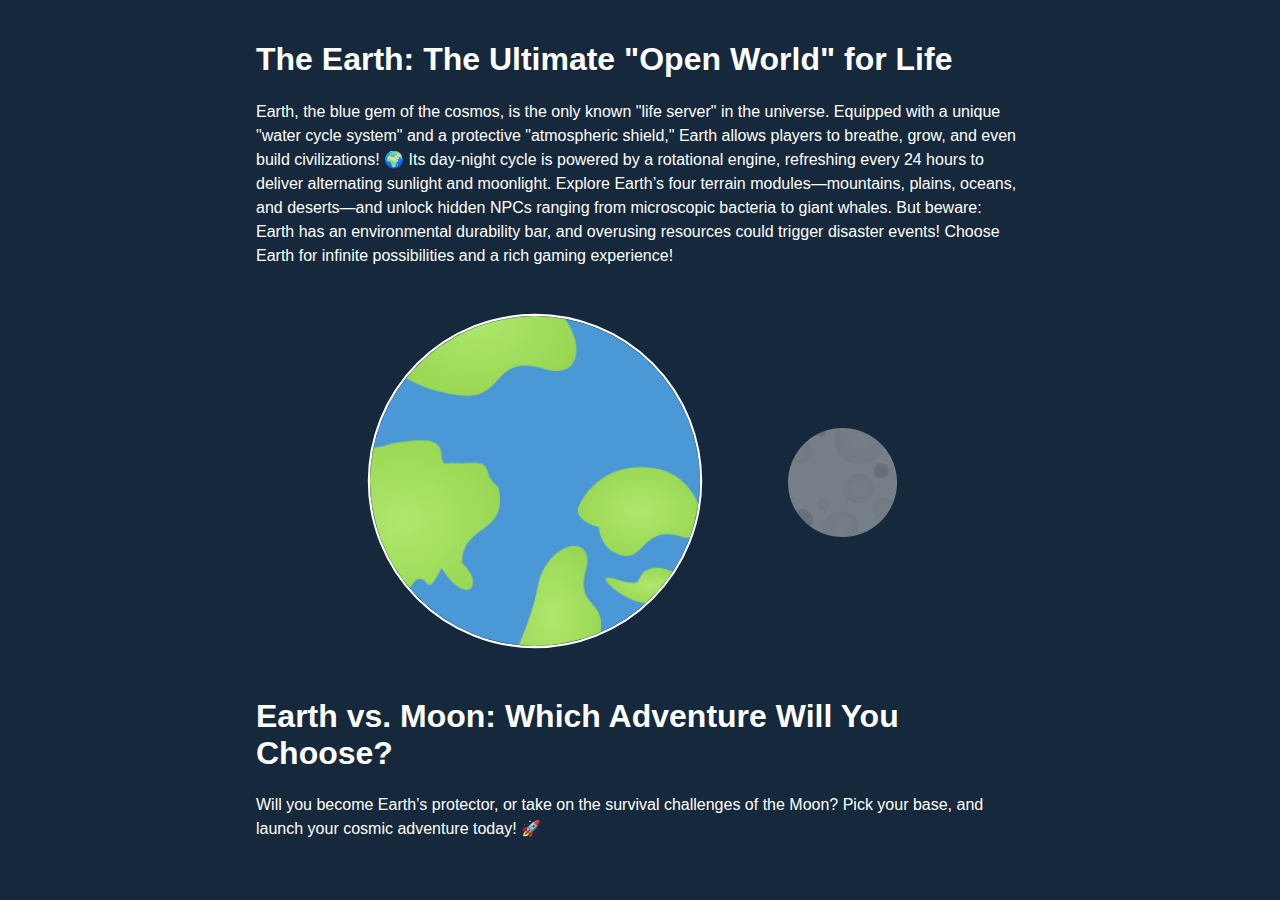
<file: index.html>
<!DOCTYPE html>
<html lang="en">
<head>
    <meta charset="UTF-8">
    <meta name="viewport" content="width=device-width, initial-scale=1.0">
    <title>Choose your adventure</title>
    <link rel="stylesheet" href="style.css">
</head>
<body>
    <div class="content">
        <!-- Chatgpt: Introduces the Moon and Earth. Describes them from a scientific point of view and in a fun and playful tone. -->
        <h1>The Earth: The Ultimate "Open World" for Life</h1>
        <p>Earth, the blue gem of the cosmos, is the only known "life server" in the universe. Equipped with a unique "water cycle system" and a protective "atmospheric shield," Earth allows players to breathe, grow, and even build civilizations! 🌍 Its day-night cycle is powered by a rotational engine, refreshing every 24 hours to deliver alternating sunlight and moonlight. Explore Earth’s four terrain modules—mountains, plains, oceans, and deserts—and unlock hidden NPCs ranging from microscopic bacteria to giant whales. But beware: Earth has an environmental durability bar, and overusing resources could trigger disaster events! Choose Earth for infinite possibilities and a rich gaming experience!</p>
        <div class="space">
            <div class="earth">
                <img class="selected" src="./img/earth.png" alt="Earth">
            </div>
            <div class="moon">
                <a href="moon.html">
                    <img class="unselected" src="./img/moon.png" alt="Moon">
                </a>
            </div>
        </div>
        <!-- Chatgpt: Introduces the Moon and Earth. Describes them from a scientific point of view and in a fun and playful tone. -->
        <h1 class="title2">Earth vs. Moon: Which Adventure Will You Choose?</h1>
        <p>Will you become Earth’s protector, or take on the survival challenges of the Moon? Pick your base, and launch your cosmic adventure today! 🚀</p>    
    </div>
    </body>
</html>
</file>
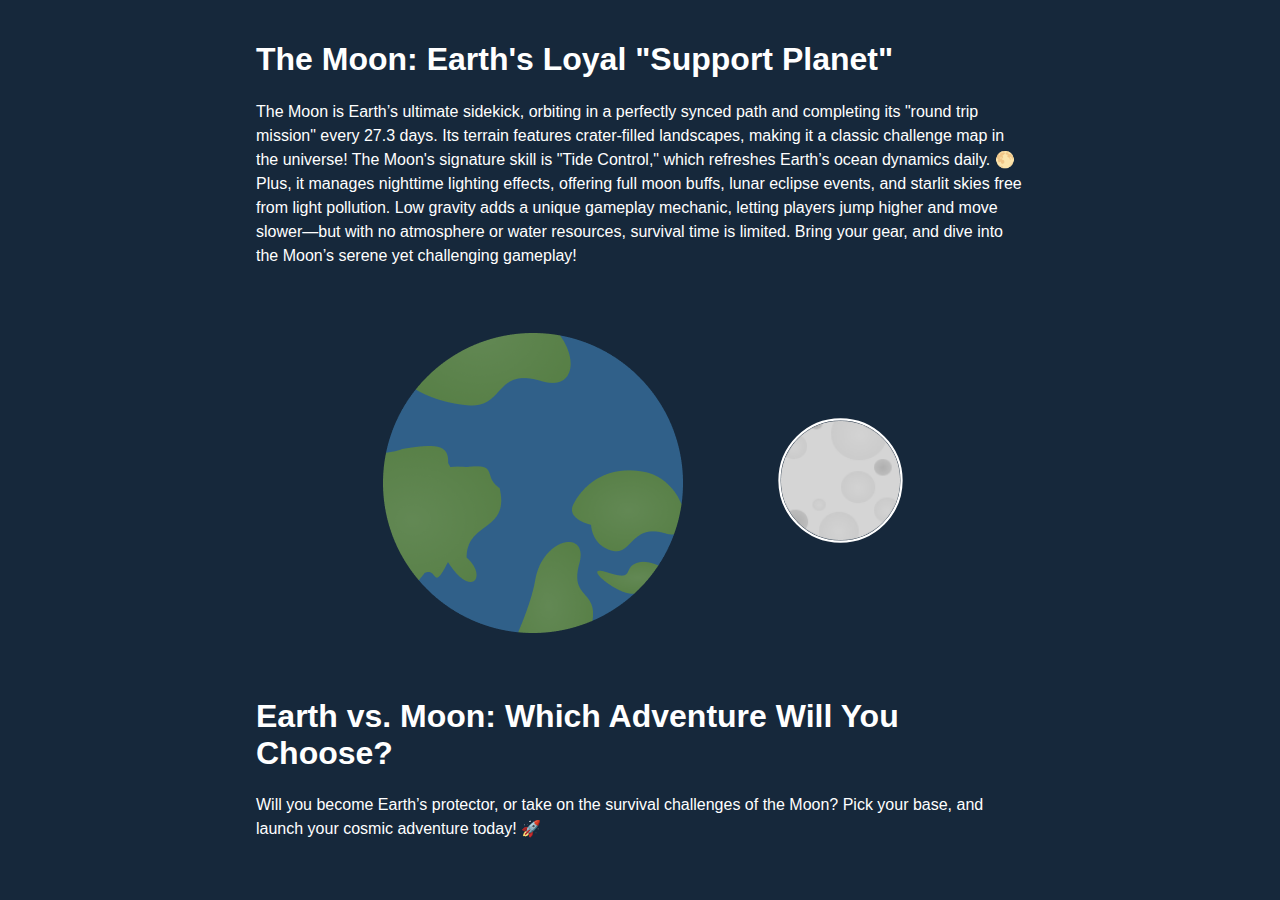
<file: moon.html>
<!DOCTYPE html>
<html lang="en">
<head>
    <meta charset="UTF-8">
    <meta name="viewport" content="width=device-width, initial-scale=1.0">
    <title>Choose your adventure</title>
    <link rel="stylesheet" href="style.css">
</head>
<body>
    <div class="content">
        <!-- Chatgpt: Introduces the Moon and Earth. Describes them from a scientific point of view and in a fun and playful tone. -->
        <h1>The Moon: Earth's Loyal "Support Planet"</h1>
        <p>The Moon is Earth’s ultimate sidekick, orbiting in a perfectly synced path and completing its "round trip mission" every 27.3 days. Its terrain features crater-filled landscapes, making it a classic challenge map in the universe! The Moon's signature skill is "Tide Control," which refreshes Earth’s ocean dynamics daily. 🌕 Plus, it manages nighttime lighting effects, offering full moon buffs, lunar eclipse events, and starlit skies free from light pollution. Low gravity adds a unique gameplay mechanic, letting players jump higher and move slower—but with no atmosphere or water resources, survival time is limited. Bring your gear, and dive into the Moon’s serene yet challenging gameplay!</p>
        <div class="space">
            <div class="earth">
                <a href="index.html">
                    <img class="unselected" src="./img/earth.png" alt="Earth">
                </a>
            </div>
            <div class="moon">
                <img class="selected" src="./img/moon.png" alt="Moon">
            </div>
        </div>
        <!-- Chatgpt: Introduces the Moon and Earth. Describes them from a scientific point of view and in a fun and playful tone. -->
        <h1 class="title2">Earth vs. Moon: Which Adventure Will You Choose?</h1>
        <p>Will you become Earth’s protector, or take on the survival challenges of the Moon? Pick your base, and launch your cosmic adventure today! 🚀</p>
    </div>
    </body>
</html>
</file>
<file: style.css>
body{
    background-color: #16283b;
    font-family: Arial, sans-serif;
    margin: 0;
    padding: 0;
}
.content{
    width: 60%;
    margin: 0 auto;
    padding: 20px;
}
.space{
    display: flex;
    justify-content: space-between; 
    align-items: center;
    margin: auto;
    width: 80%;
    height: 350px;
    margin-top: 40px;
}
h1{
    color: white;
}
p{
    color: white;
    line-height: 1.5;
}
.moon, .earth{
    margin: auto;
}
.unselected{
    margin: auto;
    opacity: 0.5;
}
.selected{
    transform: scale(1.1); 
    border-radius: 100%;
    border: #fff 2px solid;
}
a{
    display: flex;
    justify-content: center;
    align-items: center;
}
.title2{
    margin-top: 40px;
}

@media screen and (max-width: 1000px){
    .content{
        width: 90%;
    }
    .space{
        flex-direction: column;
        height: 500px;
        margin-top: 60px;
    }
    .moon, .earth{
        margin: 0;
    }
    .title2{
        margin-top: 60px;
    }
    
}
</file>
